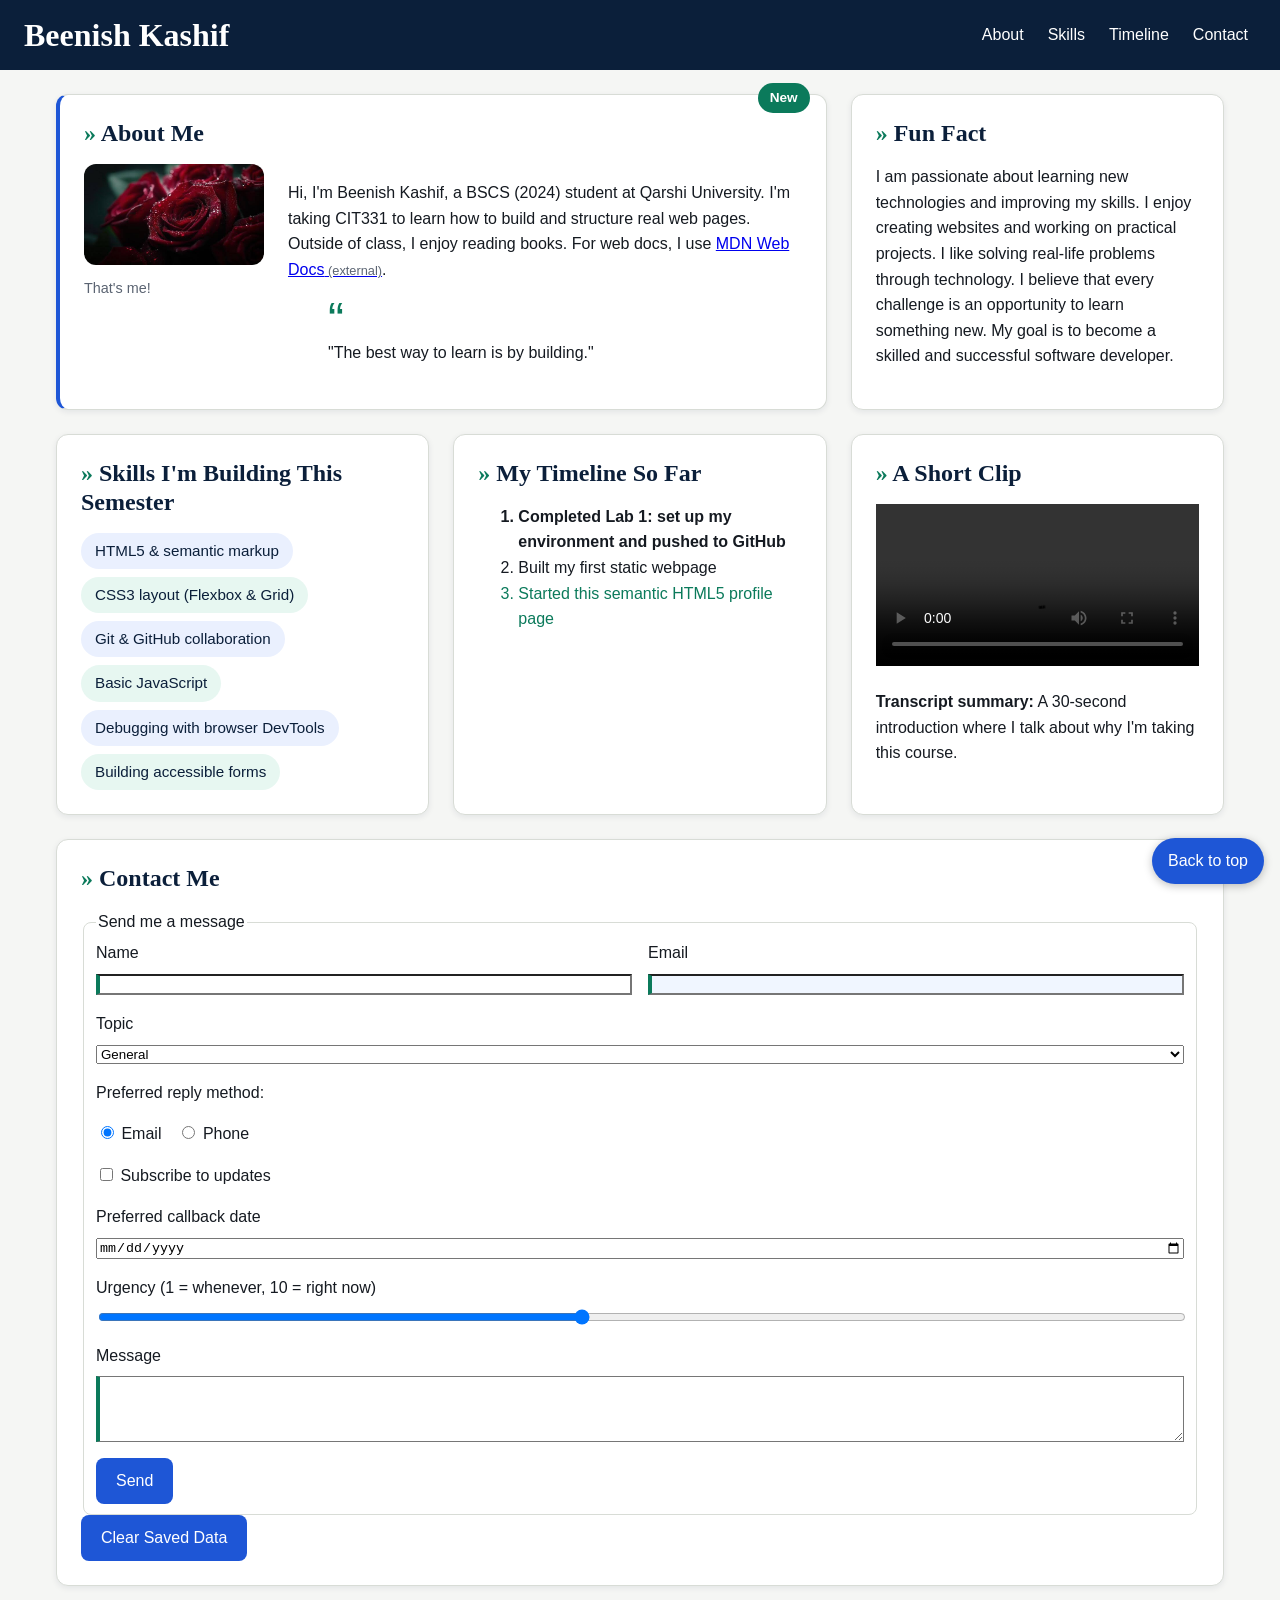
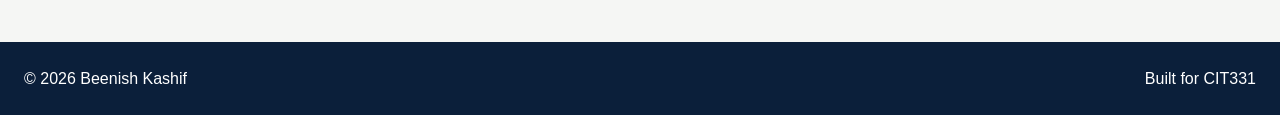
<file: index.html>
<!DOCTYPE html>
<html lang="en">
<head>
  <meta charset="UTF-8">
  <meta name="viewport" content="width=device-width, initial-scale=1.0">
  <title>My Profile</title>
  <link rel="stylesheet" href="styles.css">
</head>
<body id="top">
  <a href="#main-content" class="skip-link">Skip to main content</a>

  <header class="site-header">
    <h1>Beenish Kashif</h1>
    <nav>
      <a href="#about">About</a>
      <a href="#skills">Skills</a>
      <a href="#timeline">Timeline</a>
      <a href="#contact">Contact</a>
    </nav>
  </header>

  <main id="main-content">
    <article id="about" class="card">
      <span class="badge">New</span>
      <h2>About Me</h2>
      <div class="about-body">
        <figure>
          <img src="images/image.webp" alt="Photo of Beenish Kashif" width="180">
          <figcaption>That's me!</figcaption>
        </figure>
        <div>
          <p>Hi, I'm Beenish Kashif, a BSCS (2024) student at Qarshi University. I'm taking CIT331 to learn how to build and structure real web pages. Outside of class, I enjoy reading books. For web docs, I use <a href="https://developer.mozilla.org">MDN Web Docs</a>.</p>
          <blockquote>
            <p>"The best way to learn is by building."</p>
          </blockquote>
        </div>
      </div>
    </article>

    <section id="skills" class="card">
      <h2>Skills I'm Building This Semester</h2>
      <ul class="tags">
        <li>HTML5 &amp; semantic markup</li>
        <li>CSS3 layout (Flexbox &amp; Grid)</li>
        <li>Git &amp; GitHub collaboration</li>
        <li>Basic JavaScript</li>
        <li>Debugging with browser DevTools</li>
        <li>Building accessible forms</li>
      </ul>
    </section>

    <section id="timeline" class="card">
      <h2>My Timeline So Far</h2>
      <ol>
        <li>Completed Lab 1: set up my environment and pushed to GitHub</li>
        <li>Built my first static webpage</li>
        <li>Started this semantic HTML5 profile page</li>
      </ol>
    </section>

    <aside class="card fun-fact">
      <h2>Fun Fact</h2>
      <p>I am passionate about learning new technologies and improving my skills.
I enjoy creating websites and working on practical projects.
I like solving real-life problems through technology.
I believe that every challenge is an opportunity to learn something new.
My goal is to become a skilled and successful software developer.
</p>
    </aside>

    <section id="media" class="card">
      <h2>A Short Clip</h2>
      <video controls width="480">
        <source src="videos/intro.mp4" type="video/mp4">
        Your browser does not support the video tag.
      </video>
      <p><strong>Transcript summary:</strong> A 30-second introduction where I talk about why I'm taking this course.</p>
    </section>

    <section id="contact" class="card">
      <h2>Contact Me</h2>
      <form id="contact-form">
        <fieldset>
          <legend>Send me a message</legend>

          <div class="row">
            <div class="field">
              <label for="name">Name</label>
              <input type="text" id="name" name="name" required>
            </div>
            <div class="field">
              <label for="email">Email</label>
              <input type="email" id="email" name="email" required>
            </div>
          </div>

          <div class="field">
            <label for="topic">Topic</label>
            <select id="topic" name="topic">
              <option value="general">General</option>
              <option value="feedback">Feedback</option>
              <option value="bug">Report a Bug</option>
            </select>
          </div>

          <p>Preferred reply method:</p>
          <div class="radio-group">
            <label><input type="radio" name="reply" value="email" checked> Email</label>
            <label><input type="radio" name="reply" value="phone"> Phone</label>
          </div>

          <div class="field">
            <label><input type="checkbox" id="subscribe" name="subscribe"> Subscribe to updates</label>
          </div>

          <div class="field">
            <label for="callback-date">Preferred callback date</label>
            <input type="date" id="callback-date" name="callback-date">
          </div>

          <div class="field">
            <label for="urgency">Urgency (1 = whenever, 10 = right now)</label>
            <input type="range" id="urgency" name="urgency" min="1" max="10" value="5">
          </div>

          <div class="field">
            <label for="message">Message</label>
            <textarea id="message" name="message" rows="4" required minlength="10"></textarea>
          </div>

          <button type="submit">Send</button>
        </fieldset>
      </form>

      <button id="clear-btn" type="button">Clear Saved Data</button>
    </section>
  </main>

  <footer>
    <p>&copy; 2026 Beenish Kashif</p>
    <p>Built for CIT331</p>
  </footer>

  <a href="#top" class="back-to-top">Back to top</a>

  <script src="script.js"></script>
</body>
</html>
</file>
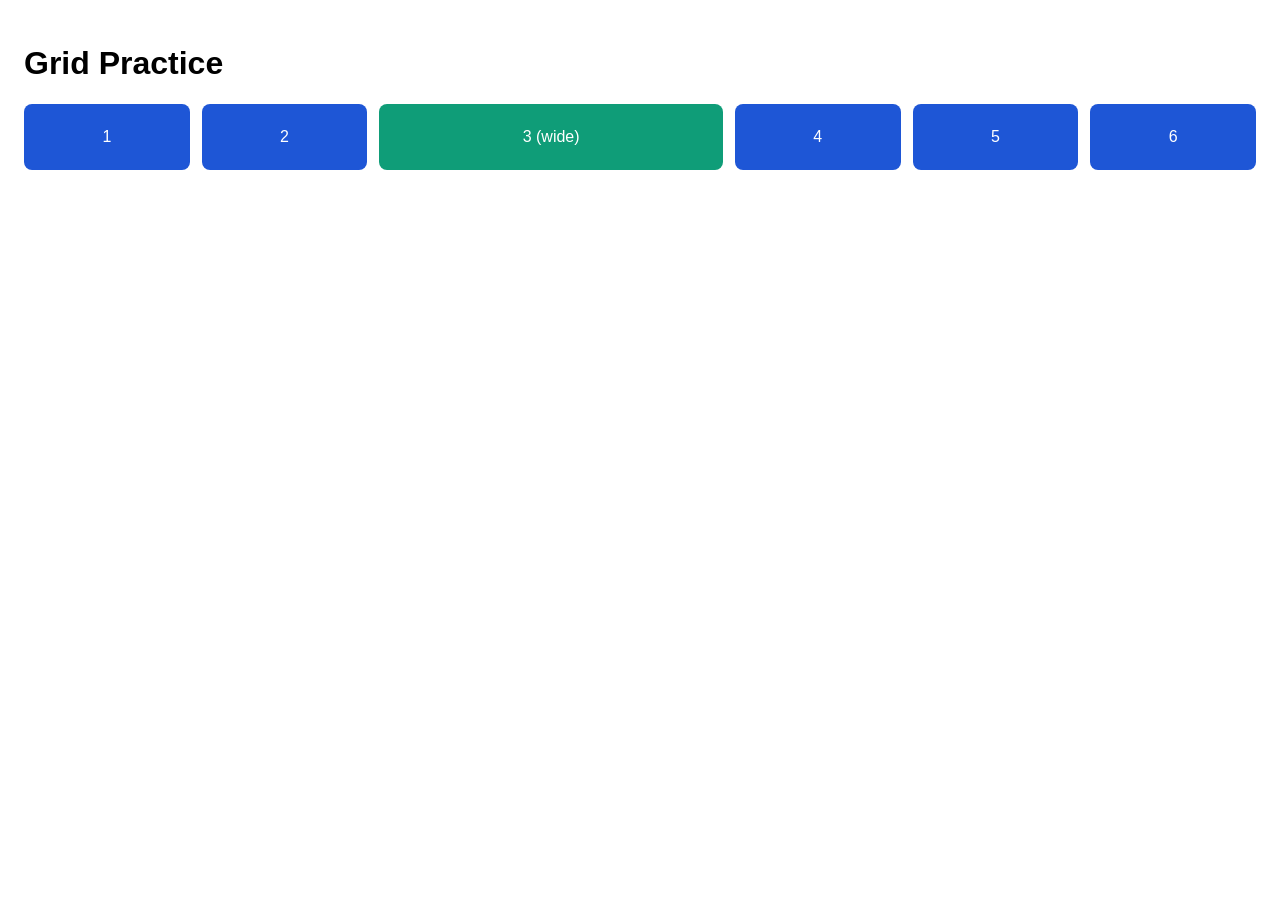
<file: grid-practice.html>
<!DOCTYPE html>
<html lang="en">
<head>
  <meta charset="UTF-8">
  <meta name="viewport" content="width=device-width, initial-scale=1.0">
  <title>Grid Practice</title>
  <style>
    * { box-sizing: border-box; }
    body { font-family: sans-serif; padding: 16px; }
    .grid {
      display: grid;
      grid-template-columns: repeat(auto-fit, minmax(160px, 1fr));
      gap: 12px;
    }
    .grid div {
      background: #1e56d6; color: #fff;
      padding: 24px; border-radius: 8px; text-align: center;
    }
    .grid .wide { grid-column: span 2; background: #0f9d78; }
  </style>
</head>
<body>
  <h1>Grid Practice</h1>
  <div class="grid">
    <div>1</div><div>2</div><div class="wide">3 (wide)</div>
    <div>4</div><div>5</div><div>6</div>
  </div>
</body>
</html>
</file>
<file: styles.css>
/* =========================================================
   CIT331 Lab 3: styles.css
   ========================================================= */

/* ---------- 1. Reset ---------- */
*, *::before, *::after {
  box-sizing: border-box;
}

/* ---------- 2. Design tokens (CSS variables) ---------- */
:root {
  --brand: #1e56d6;
  --brand-dark: #0b1f3a;
  --accent: #0b7a5b;
  --bg: #f5f6f4;
  --surface: #ffffff;
  --text: #151a21;
  --muted: #5b6472;
  --border: #d8dcd6;
  --space: 16px;
  --radius: 12px;
}

/* ---------- 3. Base typography + Step 5.5: sticky-footer body ---------- */
body {
  margin: 0;
  font-family: "Segoe UI", Arial, sans-serif;
  font-size: 1rem;
  line-height: 1.6;
  color: var(--text);
  background: var(--bg);
  display: flex;
  flex-direction: column;
  min-height: 100vh;
}

/* =========================================================
   TASK 2: Selectors & the Cascade
   ========================================================= */

/* ---------- Step 2.1: Headings ---------- */
h1, h2, h3 {
  font-family: Georgia, "Times New Roman", serif;
  color: var(--brand-dark);
  line-height: 1.2;
}
h2 {
  font-size: 1.5rem;
  margin: 0 0 var(--space);
}

/* ---------- Step 2.2 / 4.1 / 4.3 / 5.1: Header ---------- */
.site-header {
  background: var(--brand-dark);
  color: #fff;
  padding: var(--space) 24px;
  position: sticky;
  top: 0;
  z-index: 100;
  display: flex;
  justify-content: space-between;
  align-items: center;
  flex-wrap: wrap;
  gap: 12px;
}
.site-header h1 {
  color: #fff;
  margin: 0;
}
nav {
  display: flex;
  gap: 8px;
}
nav a {
  color: #fff;
  text-decoration: none;
  padding: 4px 8px;
}

/* ---------- Step 2.3 / 3.2 / 4.2 / 6.1: Cards ---------- */
.card {
  background: var(--surface);
  border: 1px solid var(--border);
  border-radius: var(--radius);
  padding: 24px;
  box-shadow: 0 2px 6px rgba(11, 31, 58, 0.08);
  position: relative;
}

/* ---------- Step 2.4: ID selector ---------- */
#about {
  border-left: 4px solid var(--brand);
}

/* ---------- Step 2.5: Combinators ---------- */
form > fieldset {
  border: 1px solid var(--border);
  border-radius: 8px;
}

h2 + p {
  margin-top: 0;
}

label + input, label + select, label + textarea {
  display: block;
  width: 100%;
  margin-top: 4px;
}

/* ---------- Step 2.6: Attribute selectors ---------- */
input[required], textarea[required] {
  border-left: 4px solid var(--accent);
}

input[type="email"] {
  background: #f0f6ff;
}

/* ---------- Step 2.7: Pseudo-classes ---------- */
a, button {
  transition: background 0.2s, color 0.2s;
}
a:hover {
  text-decoration: underline;
}
nav a:hover {
  background: rgba(255, 255, 255, 0.15);
  border-radius: 6px;
}

input:focus, select:focus, textarea:focus {
  outline: 3px solid var(--brand);
  outline-offset: 2px;
}

#timeline li:first-child {
  font-weight: 700;
}
#timeline li:last-child {
  color: var(--accent);
}

/* ---------- Step 2.8: Pseudo-elements ---------- */
h2::before {
  content: "\00BB\00A0";
  color: var(--accent);
}

blockquote::before {
  content: "\201C";
  font-size: 3rem;
  line-height: 0;
  vertical-align: -0.4em;
  margin-right: 4px;
  color: var(--accent);
}

a[href^="http"]::after {
  content: " (external)";
  font-size: 0.8em;
  color: var(--muted);
}

::selection {
  background: var(--brand);
  color: #fff;
}

/* =========================================================
   TASK 3: The Box Model
   ========================================================= */

/* ---------- Step 3.1 / 5.5 / 6.1: Main container (grid) ---------- */
main {
  max-width: 960px;
  margin: 0 auto;
  padding: 24px var(--space);
  flex: 1;
  width: 100%;
  display: grid;
  grid-template-columns: 1fr;
  gap: 24px;
}

/* ---------- Step 3.5 / 5.5: Footer and buttons ---------- */
footer {
  background: var(--brand-dark);
  color: #fff;
  padding: 24px;
  margin-top: 32px;
  display: flex;
  justify-content: space-between;
  align-items: center;
  flex-wrap: wrap;
  gap: 8px;
}
footer p {
  margin: 0;
}

button {
  padding: 10px 20px;
  border: 0;
  border-radius: 8px;
  background: var(--brand);
  color: #fff;
  font: inherit;
  cursor: pointer;
}
button:hover {
  filter: brightness(1.15);
}

/* ---------- Step 3.7: Display and responsive media ---------- */
nav a {
  display: inline-block;
  border-radius: 6px;
}

img, video {
  max-width: 100%;
  height: auto;
}
figure {
  margin: 0;
}
figcaption {
  font-size: 0.9rem;
  color: var(--muted);
  margin-top: 4px;
}
.card img {
  border-radius: var(--radius);
}

/* =========================================================
   TASK 4: Positioning
   ========================================================= */

/* ---------- Step 4.2: Badge on the About card ---------- */
.badge {
  position: absolute;
  top: -12px;
  right: 16px;
  background: var(--accent);
  color: #fff;
  padding: 4px 12px;
  border-radius: 999px;
  font-size: 0.85rem;
  font-weight: 700;
}

/* ---------- Step 4.4: Skip link ---------- */
.skip-link {
  position: absolute;
  top: -100px;
  left: 8px;
  z-index: 200;
  background: #fff;
  color: var(--brand-dark);
  padding: 8px 16px;
  border-radius: 6px;
}
.skip-link:focus {
  top: 8px;
}

/* ---------- Step 4.5: Fixed back-to-top button ---------- */
.back-to-top {
  position: fixed;
  right: 16px;
  bottom: 16px;
  background: var(--brand);
  color: #fff;
  padding: 10px 16px;
  border-radius: 999px;
  text-decoration: none;
  box-shadow: 0 2px 8px rgba(0, 0, 0, 0.25);
}

/* =========================================================
   TASK 5: Flexbox
   ========================================================= */

/* ---------- Step 5.2: Skills as tag chips ---------- */
.tags {
  display: flex;
  flex-wrap: wrap;
  gap: 8px;
  list-style: none;
  padding: 0;
  margin: 0;
}
.tags li {
  background: #eaf0fe;
  color: var(--brand-dark);
  padding: 6px 14px;
  border-radius: 999px;
  font-size: 0.95rem;
}
.tags li:nth-child(even) {
  background: #e7f7f1;
}

/* ---------- Step 5.3: Side-by-side About layout ---------- */
.about-body {
  display: flex;
  gap: 24px;
  align-items: flex-start;
  flex-wrap: wrap;
}
.about-body figure {
  flex: 0 0 180px;
}
.about-body > div {
  flex: 1 1 280px;
}

/* ---------- Step 5.4: Form layout ---------- */
.field {
  display: flex;
  flex-direction: column;
  gap: 4px;
  margin-bottom: 16px;
}
.row {
  display: flex;
  gap: 16px;
  flex-wrap: wrap;
}
.row .field {
  flex: 1 1 220px;
}
.radio-group {
  display: flex;
  gap: 16px;
  margin-bottom: 16px;
}

/* =========================================================
   TASK 7: Accessibility polish
   ========================================================= */

/* ---------- Step 7.3: Visible keyboard focus ---------- */
a:focus-visible, button:focus-visible {
  outline: 3px solid var(--brand);
  outline-offset: 3px;
}
.site-header a:focus-visible {
  outline-color: #fff;
}

/* =========================================================
   TASK 6: Grid & Responsive Design
   (Media queries must stay near the end of the file)
   ========================================================= */

/* ---------- Step 6.3: Tablet, two columns ---------- */
@media (min-width: 768px) {
  main {
    grid-template-columns: repeat(2, 1fr);
    grid-template-areas:
      "about   about"
      "skills  timeline"
      "media   aside"
      "contact contact";
  }
  #about    { grid-area: about; }
  #skills   { grid-area: skills; }
  #timeline { grid-area: timeline; }
  #media    { grid-area: media; }
  .fun-fact { grid-area: aside; }
  #contact  { grid-area: contact; }
}

/* ---------- Step 6.4: Desktop, three columns ---------- */
@media (min-width: 1100px) {
  main {
    max-width: 1200px;
    grid-template-columns: repeat(3, 1fr);
    grid-template-areas:
      "about   about    aside"
      "skills  timeline media"
      "contact contact  contact";
  }
}

/* ---------- Step 7.4: Respect reduced motion (keep at very end) ---------- */
@media (prefers-reduced-motion: reduce) {
  a,
  button {
    transition: none;
  }
}
</file>
